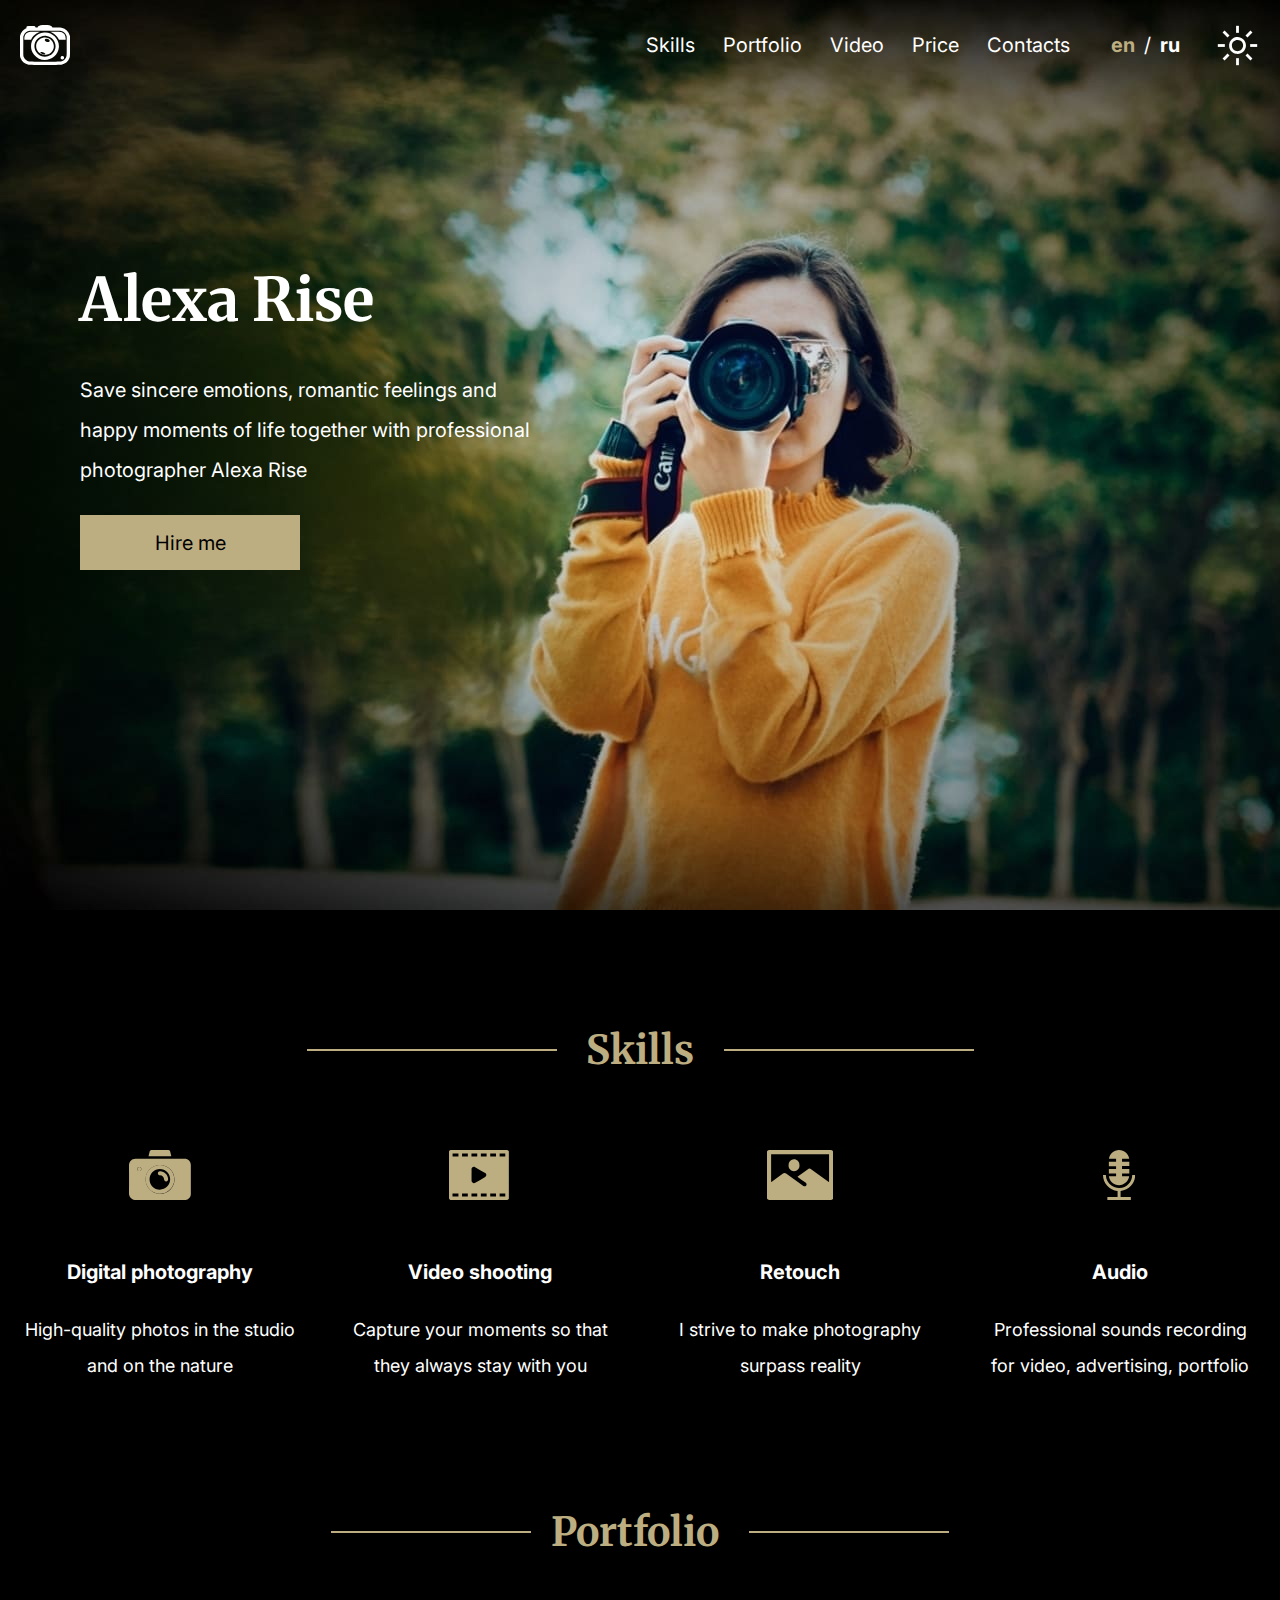
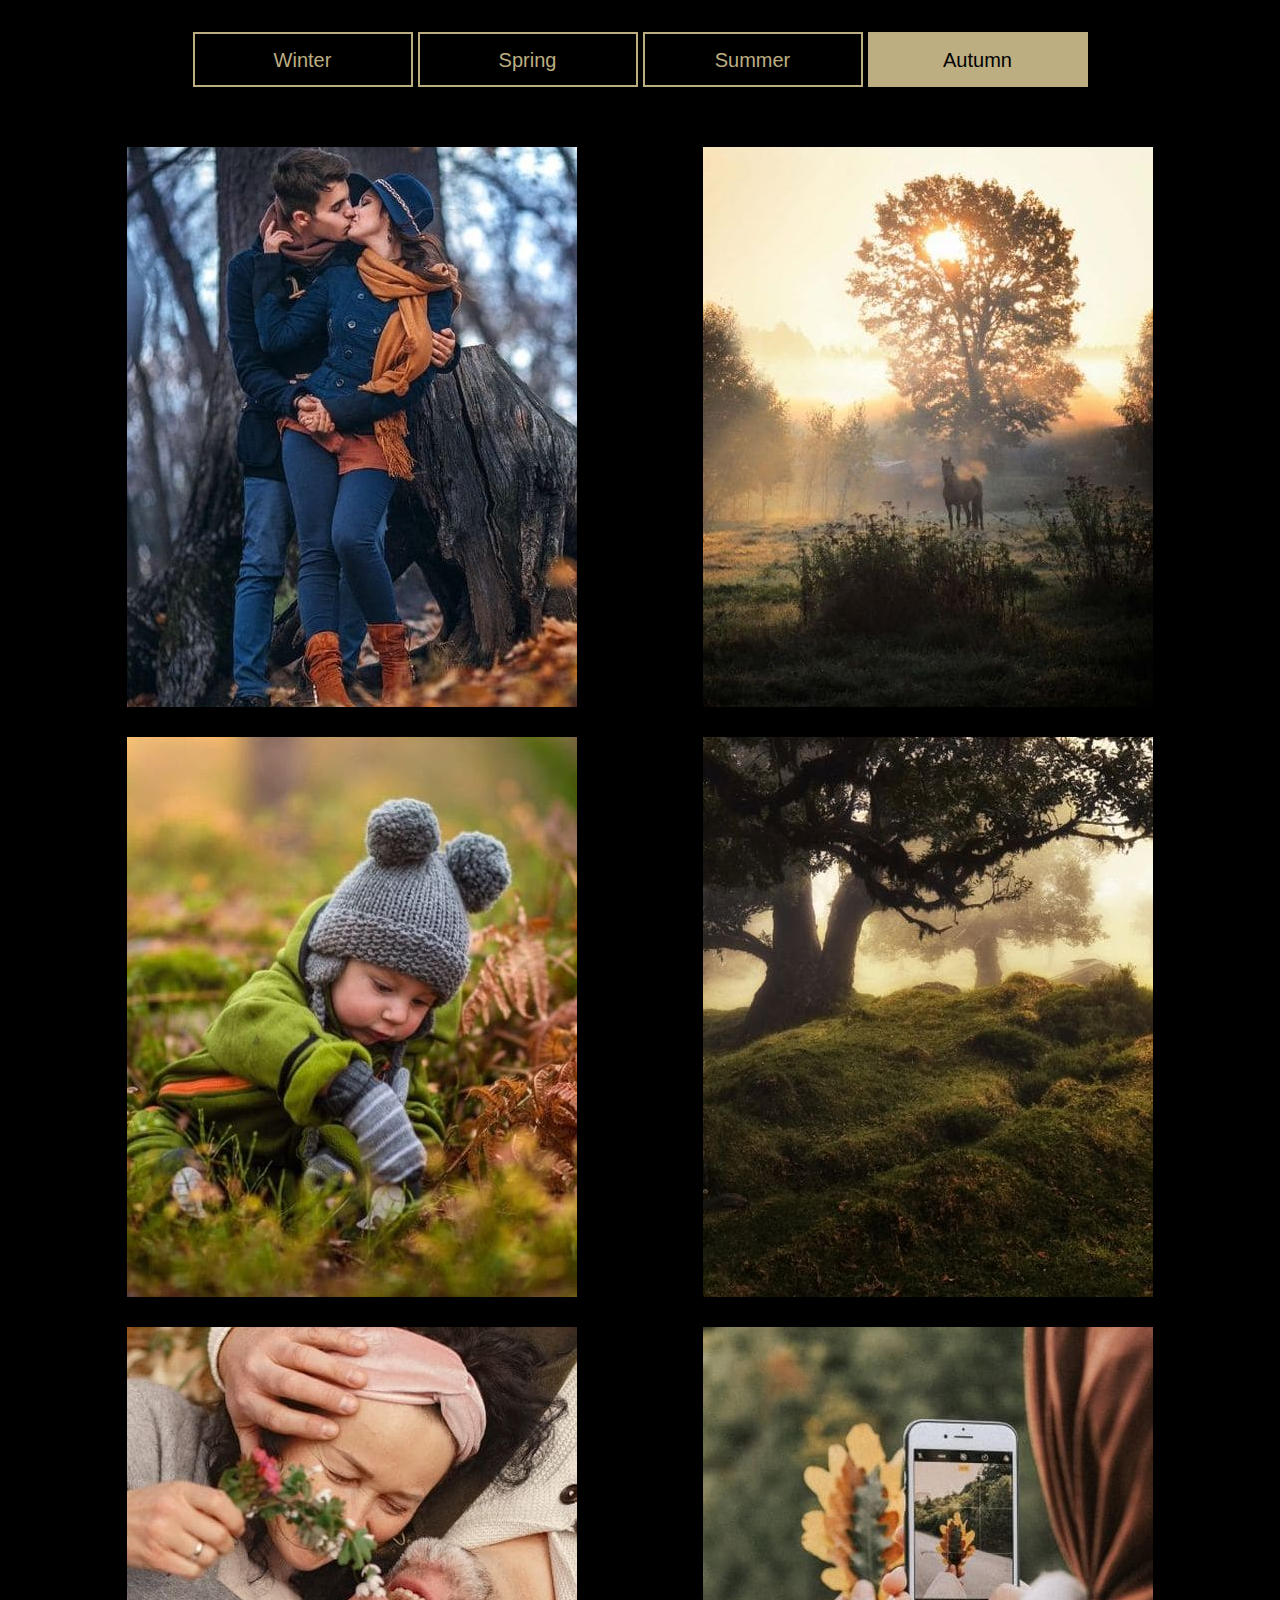
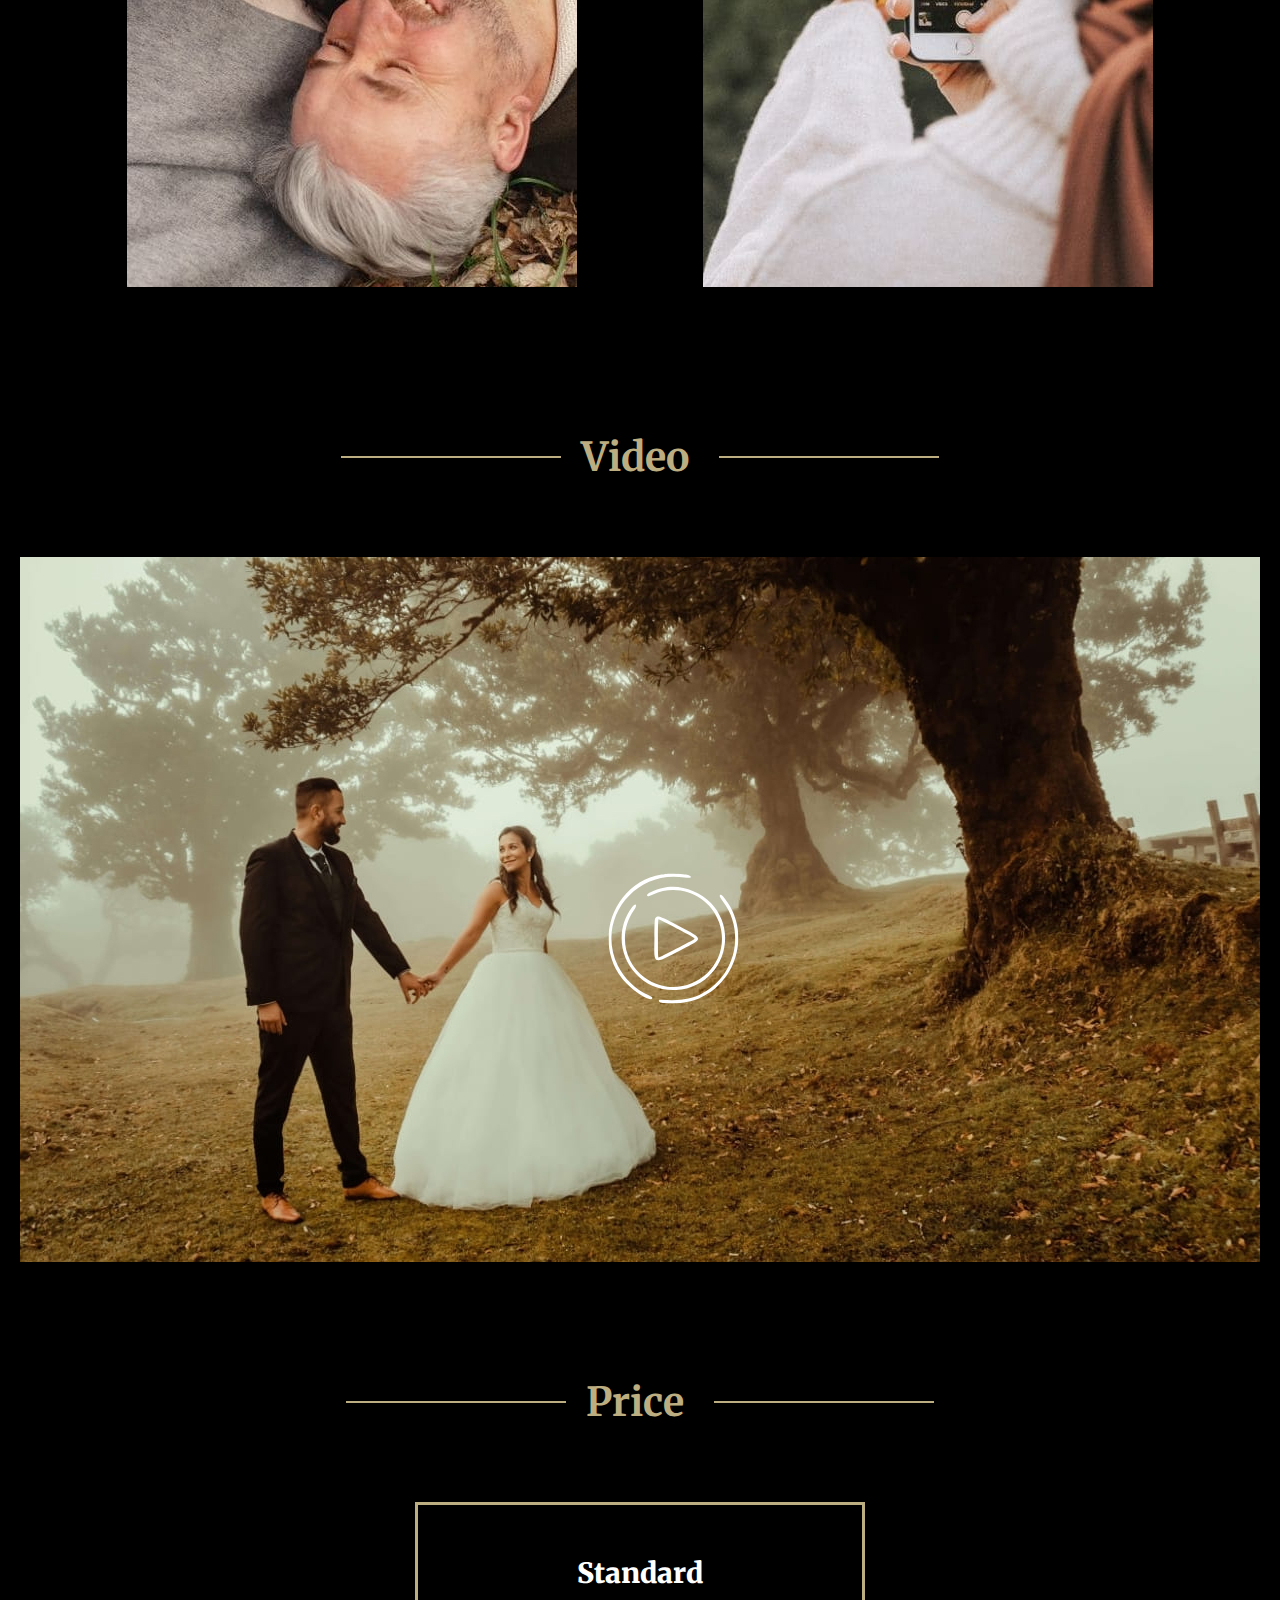
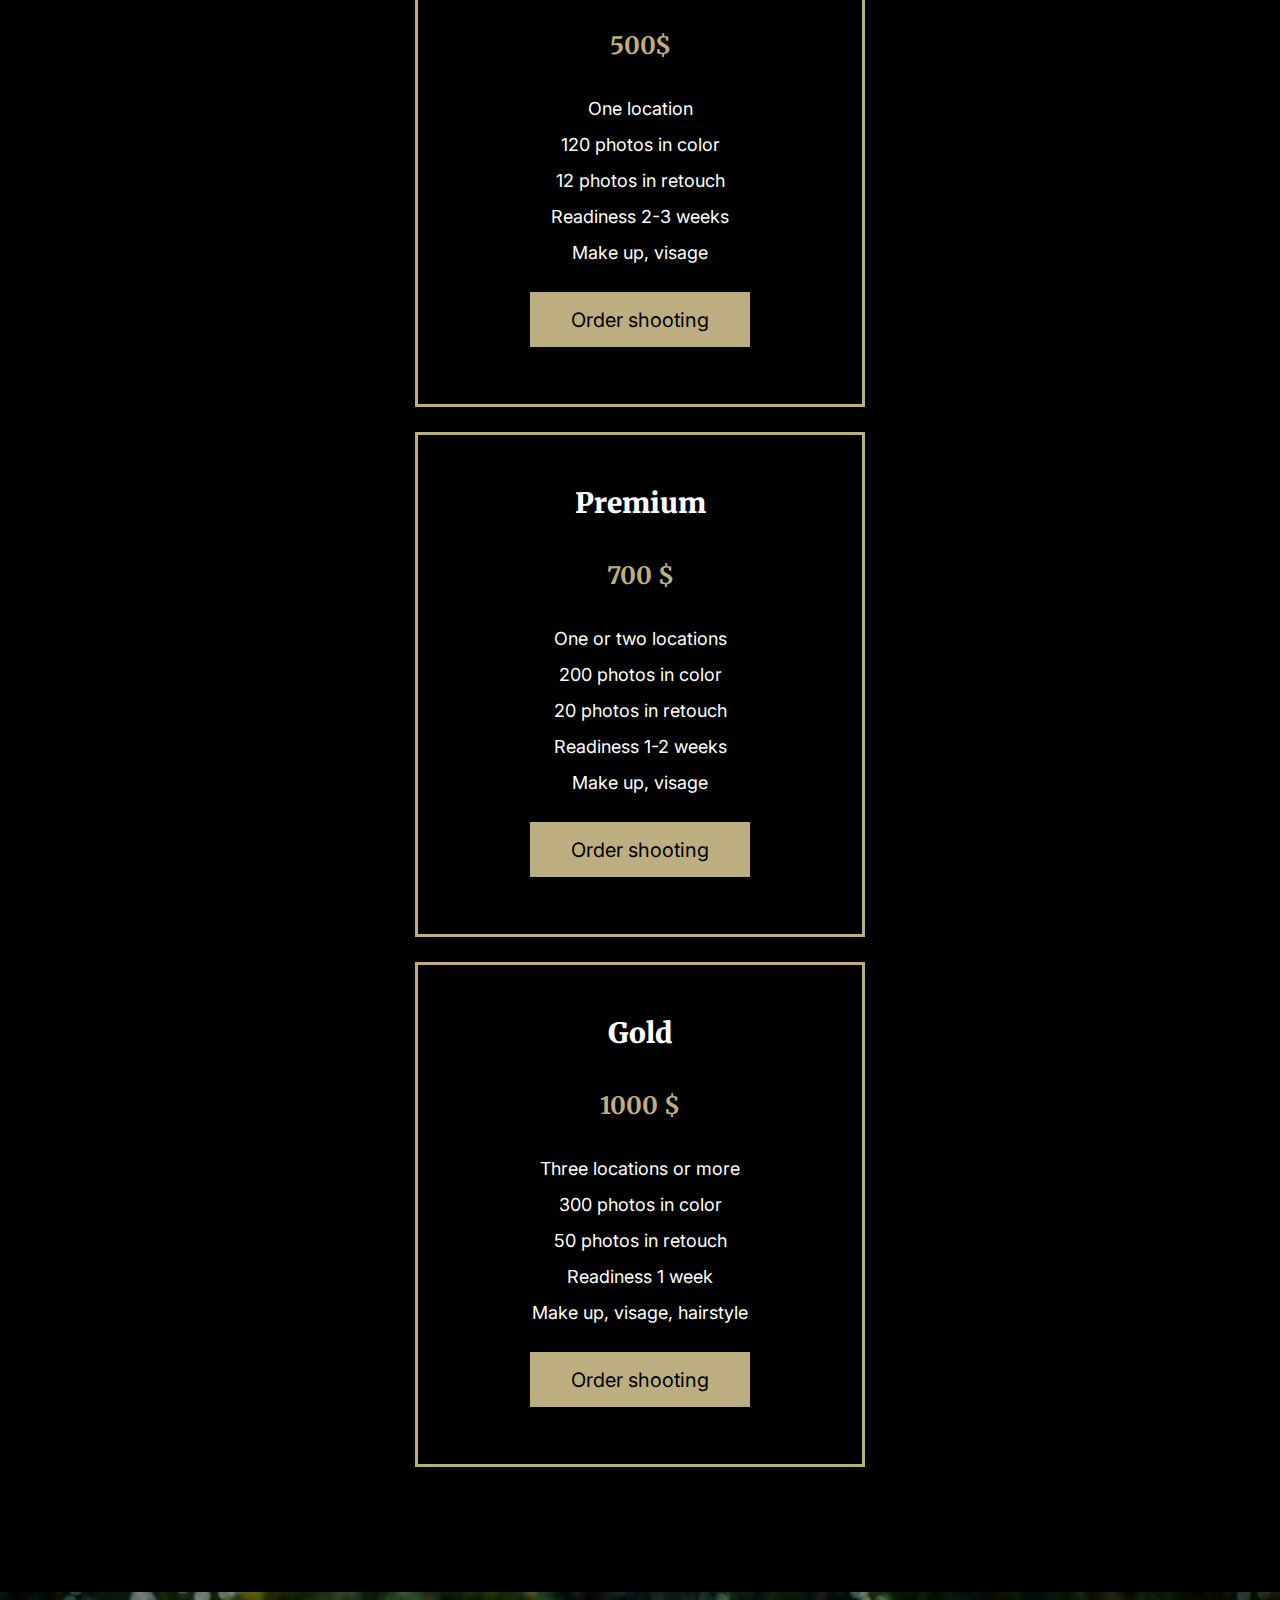
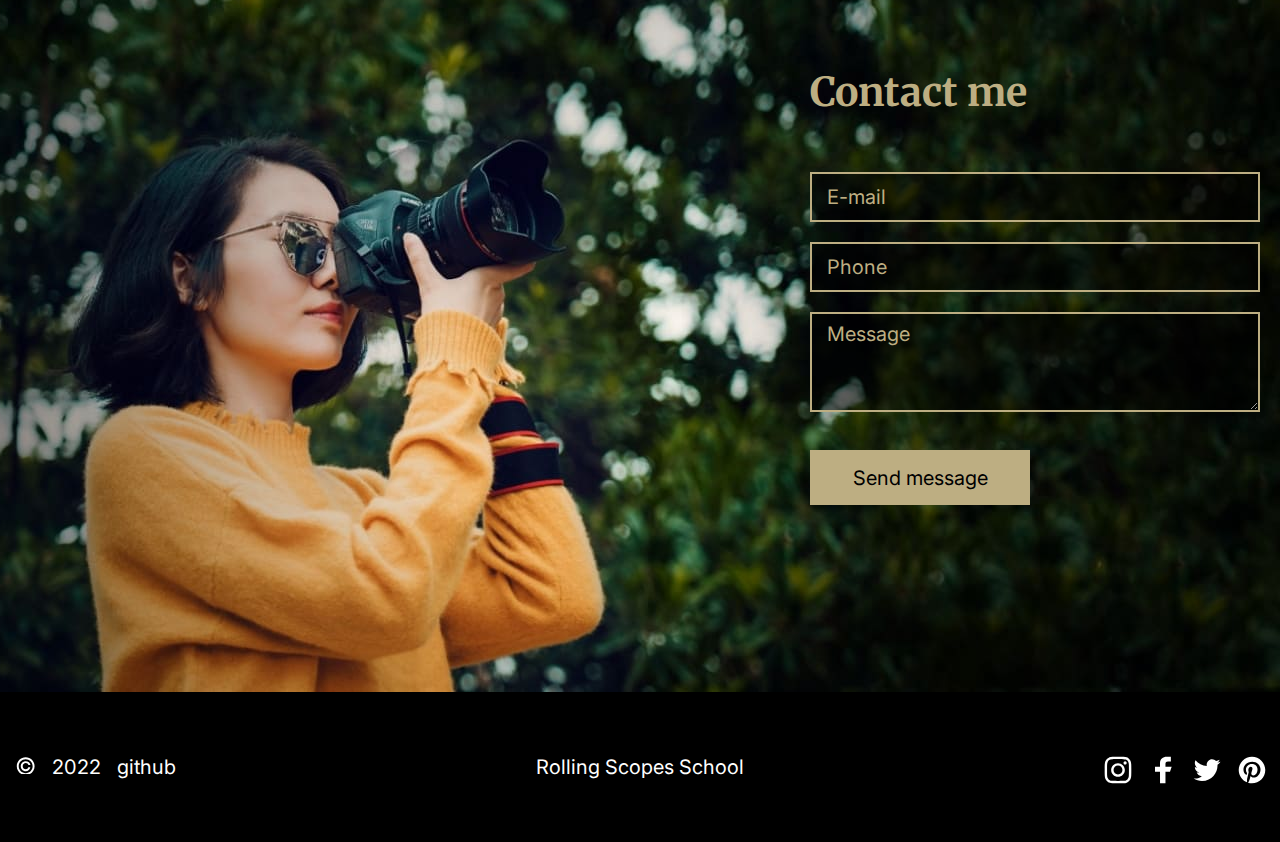
<file: Portfolio/index.html>
<!DOCTYPE html>
<html lang="en">
<head>
    <meta charset="UTF-8">
    <meta http-equiv="X-UA-Compatible" content="IE=edge">
    <meta name="viewport" content="width=device-width, initial-scale=1.0">
    <title>Portfolio</title>
    <!-- <link rel="stylesheet" href="./normalize.css"> -->
    <link rel="stylesheet" href="./styles.css">
     
    <link rel="icon" href="https://github.com/fluidicon.png" type="image/png" sizes="64x64">
    <link rel="preconnect" href="https://fonts.googleapis.com">
    <link rel="preconnect" href="https://fonts.gstatic.com" crossorigin>
    <link href="https://fonts.googleapis.com/css2?family=Inter&display=swap" rel="stylesheet">
    <link rel="preconnect" href="https://fonts.googleapis.com">
    <link rel="preconnect" href="https://fonts.gstatic.com" crossorigin>
    <link href="https://fonts.googleapis.com/css2?family=Inter&family=Merriweather:wght@700&display=swap" rel="stylesheet">
    <link rel="preconnect" href="https://fonts.googleapis.com">
    <link rel="preconnect" href="https://fonts.gstatic.com" crossorigin>
    <link href="https://fonts.googleapis.com/css2?family=Inter&family=Merriweather&display=swap" rel="stylesheet">
    
</head>
<body class="theme_change">
    
    <div class="wrapper">
        <header class="header">
            <div class="header__logo">
                <a href="#!" class="icon logo_icon">
                    <svg class="icon"  style="width:50px; height:50px">
                        <use xlink:href="./assets/svg/sprite.svg#logo"></use>
                    </svg>
                </a>
            </div>
            <nav class="header__nav">
                    <ul class="header__list">
                        <li><a href="#skills" class="header_link links" data-i18n="skills">Skills</a></li>
                        <li><a href="#portfolio" class="header_link links" data-i18n="portfolio">Portfolio</a></li>
                        <li><a href="#video" class="header_link links" data-i18n="video">Video</a></li>
                        <li><a href="#price" class="header_link links" data-i18n="price">Price</a></li>
                        <li><a href="#contacts" class="header_link links" data-i18n="contacts">Contacts</a></li>
                        
                    </ul>
            </nav>
            
            <ul class="header__language_switch">
                <li><span class="language_switch en language_switch_active">en</span></li>
                <li class="language_switch2">/</li>
                <li><span class="language_switch ru">ru</span></li>
            </ul>

            <div class="theme_change_btn"></div>

            <div class="hamburger" id="hamburger">
                <span class="line"></span>
                <span class="line"></span>
                <span class="line"></span>
            </div>

        </header>
    </div>

    <main class="intro">

        <section class="hero" id="hero">

            <h1 data-i18n="hero-title">Alexa Rise</h1>

            <div class="hero__text" data-i18n="hero-text">
                Save sincere emotions, romantic feelings and happy moments of life together with professional photographer Alexa Rise
            </div>
            
            <div class="hero__button_div">
                <button type="button" class="hero__button bubbly-button" data-i18n="hire">Hire me</button>
            </div>

        </section>
            
        
        <section class="content__Skills theme_change" id="skills">

            <div class="content__Skills_title">
                <h2 class="content__Skills_title_name theme_change" data-i18n="skills"> Skills</h2>
            </div>

            <div class="content__Skills_list">
                <div class="skill_item">
                    <div class="skill_ico">
                        <svg class="icon"  style="width:62px; height:50px">
                            <use xlink:href="./assets/svg/sprite.svg#camera_1"></use>
                        </svg>
                    </div>
                    <h3 class="skill__name" data-i18n="skill-title-1">Digital photography</h3>
                    <span data-i18n="skill-text-1">High-quality photos in the studio and on the nature</span>
                </div>
                <div class="skill_item">
                    <div class="skill_ico">
                        <svg class="icon"  style="width:62px; height:50px">
                            <use xlink:href="./assets/svg/sprite.svg#video_1"></use>
                        </svg>
                    </div>
                    <h3 class="skill__name" data-i18n="skill-title-2">Video shooting</h3>
                    <p data-i18n="skill-text-2">Capture your moments so that they always stay with you</p>
                </div>
                <div class="skill_item">
                    <div class="skill_ico">
                        <svg class="icon"  style="width:66px; height:50px">
                            <use xlink:href="./assets/svg/sprite.svg#image_1"></use>
                        </svg>
                    </div>
                    <h3 class="skill__name" data-i18n="skill-title-3">Retouch</h3>
                    <p data-i18n="skill-text-3">I strive to make photography surpass reality</p>
                </div>
                <div class="skill_item">
                    <div class="skill_ico">
                        <svg class="icon"  style="width:35px; height:50px">
                            <use xlink:href="./assets/svg/sprite.svg#mic_1"></use>
                        </svg>
                    </div>
                    <h3 class="skill__name" data-i18n="skill-title-4">Audio</h3>
                    <p data-i18n="skill-text-4">Professional sounds recording for video, advertising, portfolio</p>
                </div>
            </div>
        </section>

        <section class="content__Portfolio theme_change" id="portfolio">
            <div class="content__Portfolio_title">
                
                <h2 class="content__Portfolio_title_name theme_change" data-i18n="portfolio">Portfolio</h2>
                
            </div>
            <div class="content__Portfolio_buttons">
                <button type="button" class="content__Portfolio_button theme_change winterButton" data-i18n="winter">Winter</button>
                <button type="button" class="content__Portfolio_button theme_change springButton" data-i18n="spring">Spring</button>
                <button type="button" class="content__Portfolio_button theme_change summerButton" data-i18n="summer">Summer</button>
                <button type="button" class="content__Portfolio_button theme_change autumnButton button_active" data-i18n="autumn">Autumn</button>
            </div>
            <div class="content__Portfolio_Photo">
                <img src="./assets/img/portfolio-autumn1.jpg" class="portfolio-image" alt="photo1">
                <img src="./assets/img/portfolio-autumn2.jpg" class="portfolio-image" alt="photo2">
                <img src="./assets/img/portfolio-autumn3.jpg" class="portfolio-image" alt="photo3">
                <img src="./assets/img/portfolio-autumn4.jpg" class="portfolio-image" alt="photo4">
                <img src="./assets/img/portfolio-autumn5.jpg" class="portfolio-image" alt="photo5">
                <img src="./assets/img/portfolio-autumn6.jpg" class="portfolio-image" alt="photo6">
            </div>
        </section>

        <section class="content__Video theme_change" id="video">
            <div class="content__Video_title">
                
                <h2 class="content__Video_title_name theme_change" data-i18n="video">Video</h2>
                
            </div>

            <div class="content__Video_player">
                <figure class="video_player">
                    <div class="video_player_img"></div>
                    <div class="video_player-play-button">
                        <button type="button">
                            <svg class="icon">
                                <use class="video_play_hover" xlink:href="./assets/svg/sprite.svg#play_hover"></use>
                            </svg>
                        </button>   
                    </div>
                </figure>   
            </div>

        </section>

        <section class="content__Price theme_change" id="price">
            <div class="content__Price_title">
                
                <h2 class="content__Price_title_name theme_change" data-i18n="price">Price</h2>
                
            </div>
            <div class="content__Price_list"> 

                <div class="price_item">
                    <p class="price__title"><b>Standard</b></p>
                    <p class="price_cost">500$</p>
                    <p class="description" data-i18n="price-description-1-span-1">One location</p>
                    <p class="description" data-i18n="price-description-1-span-2">120 photos in color</p>
                    <p class="description" data-i18n="price-description-1-span-3">12 photos in retouch</p>
                    <p class="description" data-i18n="price-description-1-span-4">Readiness 2-3 weeks</p>
                    <p class="description" data-i18n="price-description-1-span-5">Make up, visage</p>
                    <button type="button" class="Price_list_button bubbly-button" data-i18n="order">Order shooting</button>
                </div>

                <div class="price_item">
                    <p class="price__title"><b>Premium</b></p>
                    <p class="price_cost">700 $</p>
                    <p class="description" data-i18n="price-description-2-span-1">One or two locations</p>
                    <p class="description" data-i18n="price-description-2-span-2">200 photos in color</p>
                    <p class="description" data-i18n="price-description-2-span-3">20 photos in retouch</p>
                    <p class="description" data-i18n="price-description-2-span-4">Readiness 1-2 weeks</p>
                    <p class="description" data-i18n="price-description-2-span-5">Make up, visage</p>
                    <button type="button" class="Price_list_button bubbly-button" data-i18n="order">Order shooting</button>
                </div>

                <div class="price_item">
                    <p class="price__title"><b>Gold</b></p>
                    <p class="price_cost">1000 $</p>
                    <p class="description" data-i18n="price-description-3-span-1">Three locations or more</p>
                    <p class="description" data-i18n="price-description-3-span-2">300 photos in color</p>
                    <p class="description" data-i18n="price-description-3-span-3">50 photos in retouch</p>
                    <p class="description" data-i18n="price-description-3-span-4">Readiness 1 week</p>
                    <p class="description" data-i18n="price-description-3-span-5">Make up, visage, hairstyle</p>
                    <button type="button" class="Price_list_button bubbly-button" data-i18n="order">Order shooting</button>
                </div>
            </div>
        </section>

        <section class="content__Contacts" id="contacts">
            <div class="contacts__container">
                <div class="contact_fields">
                    <h2 data-i18n="contact-me">Contact me</h2>
                    <form class="form_handler" action="handler.js">
                        <input class="input_field" type="email" placeholder="   E-mail">
                        <input class="input_field" type="tel"  placeholder="   Phone">
                        <textarea class="input_field" rows="5" cols="10" placeholder="   Message" style="height: 100px;"></textarea>
                        <button type="button" class="submit_button bubbly-button" data-i18n="send-message">Send message</button>
                    </form> 
                </div>
            </div>
        </section>
    </main>

    <footer class="footer">
        <div class="footer__links1">
            <svg class="icon"  style="width:19px; height:17px">
                <use xlink:href="./assets/svg/sprite.svg#(c)"></use>
            </svg>
            
            <span>2022</span>
    
            <a class="links" href="https://github.com/CanisMajor01">github</a>
        </div>
        
        <div class="RSS">
            <a class="links" href="https://rs.school/js-stage0/">Rolling Scopes School</a>
        </div>
        
        <div class="footer__links2">
         
                    <a class="icon footer_link" href="https://www.instagram.com/">
                        <svg class="icon" style="width:30px; height:30px">
                            <use xlink:href="./assets/svg/sprite.svg#instagram"></use>
                        </svg>
                    </a>
               
                    <a class="links footer_link" href="https://www.facebook.com/">
                        <svg class="icon" style="width:30px; height:30px">
                            <use xlink:href="./assets/svg/sprite.svg#facebook"></use>
                        </svg>
                    </a>
              
                    <a class="links footer_link" href="https://www.twitter.com/">
                        <svg class="icon" style="width:30px; height:30px">
                            <use xlink:href="./assets/svg/sprite.svg#twitter"></use>
                        </svg>
                    </a>
               
                    <a class="links footer_link" href="https://www.pinterest.com/">
                        <svg class="icon" style="width:30px; height:30px">
                            <use xlink:href="./assets/svg/sprite.svg#pinterest"></use>
                        </svg>
                    </a>
        </div>
        
    </footer>
    
    <script  type="module" src="./index.js"></script>
</body>
</html>
</file>
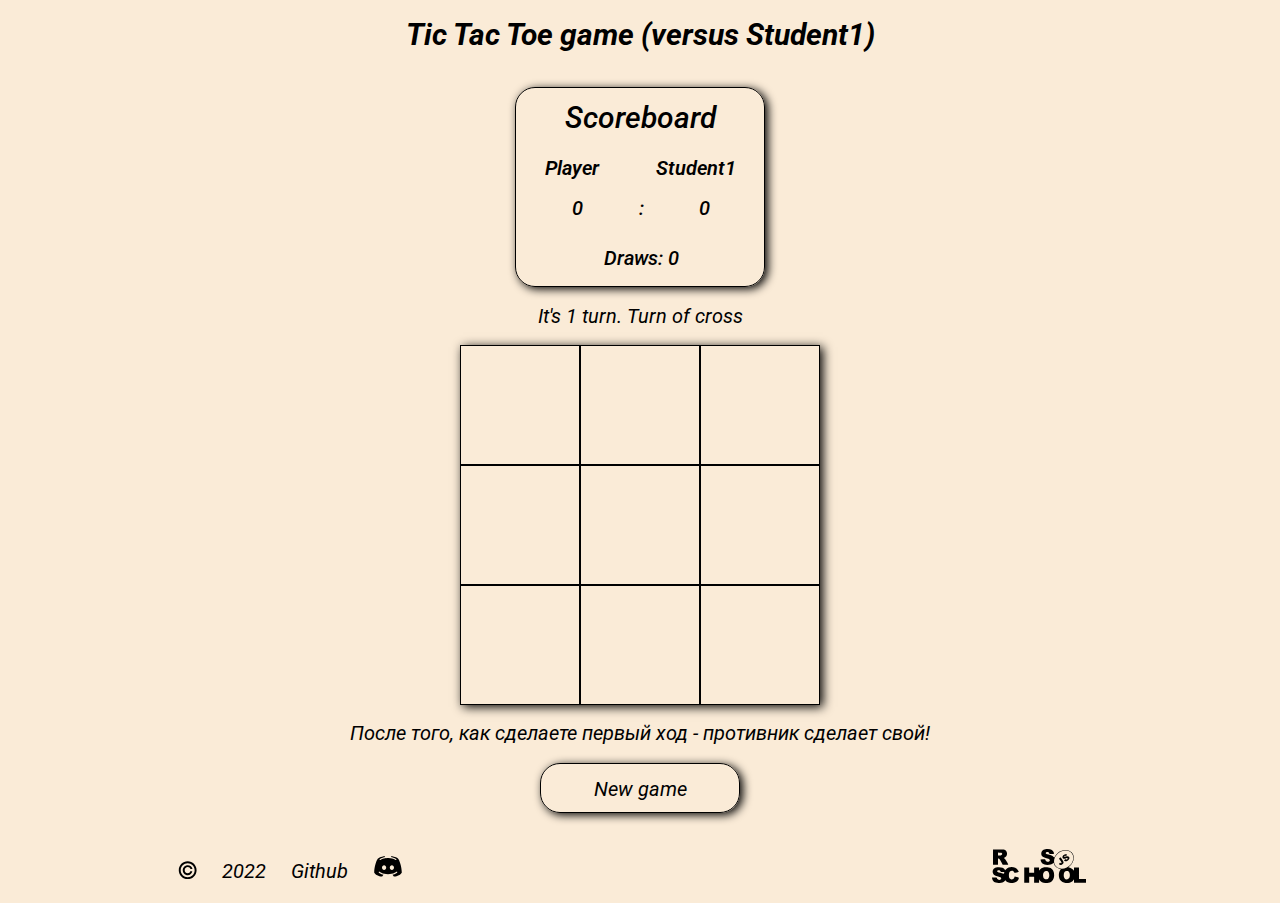
<file: tic-tac-toe/index.html>
<!DOCTYPE html>
<html lang="en">
<head>
    <meta charset="UTF-8">
    <meta http-equiv="X-UA-Compatible" content="IE=edge">
    <meta name="viewport" content="width=device-width, initial-scale=1.0">
    <title>Tic-tac-toe game</title>
    <link rel="stylesheet" href="./normalize.css">
    <link rel="stylesheet" href="./styles.css">
</head>
<body>
    <header>Tic Tac Toe game (versus Student1) </header>

    <div class="wrapper">
        
        <div class="noticeBoard">
            <div class="noticeBoard_title">Scoreboard</div>
            <div class="players">
                <span>Player</span><span>Student1</span>
            </div>
            <div class="count">
                <span class="player_count"></span>
                <span class="">:</span>
                <span class="computer_count"></span>
                <div class="draw_count">Draws: 0</div>
            </div>
            
        </div>

        <div class="movesAlert">

        </div>

        <div class="board">
            <!-- <svg class="win_line diagonal1"> -->
                <!-- <line  x1="15" y1="15" x2="345" y2="345"  -->
                <!-- stroke="red" stroke-width="10" stroke-linecap="round"> -->
                <!-- </line> -->
            <!-- </svg> -->
            <!-- <svg class="win_line diagonal2"> -->
                <!-- <line  x1="345" y1="15" x2="15" y2="345"  -->
                <!-- stroke="red" stroke-width="10" stroke-linecap="round"> -->
                <!-- </line> -->
            <!-- </svg> -->
            <!-- <svg class="win_line row1"> -->
                <!-- <line  x1="15" y1="60" x2="345" y2="60"  -->
                <!-- stroke="red" stroke-width="10" stroke-linecap="round"> -->
                <!-- </line> -->
            <!-- </svg> -->
            <!-- <svg class="win_line row2"> -->
                <!-- <line  x1="15" y1="180" x2="345" y2="180"  -->
                <!-- stroke="red" stroke-width="10" stroke-linecap="round"> -->
                <!-- </line> -->
            <!-- </svg> -->
            <!-- <svg class="win_line row3"> -->
                <!-- <line  x1="345" y1="300" x2="15" y2="300"  -->
                <!-- stroke="red" stroke-width="10" stroke-linecap="round"> -->
                <!-- </line> -->
            <!-- </svg> -->
            <!-- <svg class="win_line column1"> -->
                <!-- <line  x1="60" y1="15" x2="60" y2="345"  -->
                <!-- stroke="red" stroke-width="10" stroke-linecap="round"> -->
                <!-- </line> -->
            <!-- </svg> -->
            <!-- <svg class="win_line column2"> -->
                <!-- <line  x1="180" y1="15" x2="180" y2="345"  -->
                <!-- stroke="red" stroke-width="10" stroke-linecap="round"> -->
                <!-- </line> -->
            <!-- </svg> -->
            <!-- <svg class="win_line column3"> -->
                <!-- <line  x1="300" y1="15" x2="300" y2="345"  -->
                <!-- stroke="red" stroke-width="10" stroke-linecap="round"> -->
                <!-- </line> -->
            <!-- </svg> -->
            <div class="box"></div>
            <div class="box"></div>
            <div class="box"></div>
            <div class="box"></div>
            <div class="box"></div>
            <div class="box"></div>
            <div class="box"></div>
            <div class="box"></div>
            <div class="box"></div>
            
        </div>
        <div class="text">
            После того, как сделаете первый ход - противник сделает свой!
        </div>
        <div class="new_game">New game</div>
    </div>
   
    <footer class="footer">
        <div class="footer_links">
            <ul>
                <li class="footer_link">
                    <img src="./assets/svg/copyright.svg" alt="" class="copyright">
                </li>
                <li class="footer_link">2022</li>
                <li class="footer_link"><a href="https://github.com/CanisMajor01">Github</a></li>
                <li class="footer_link"><a href="https://discordapp.com/users/919991216580493322">
                    <img class="discord_link" src="./assets/svg/discord_logo.svg">
                </a></li>
            </ul>
        </div>
        <a href="https://rs.school/js-stage0/"> <div class="RSS"></div></a>
    </footer>
    <script src="./index.js"></script>
</body>
</html>
</file>
<file: Portfolio/styles.css>
body, html{
    max-width: 100%;
    background-color: #000000;
    box-sizing: border-box;
    font-family: Inter;
    font-style: normal;
    font-size: 20px;
    line-height: 50px;
    margin: 0;
    padding: 0;
    color: white;
    scroll-behavior: smooth; 
    /* transition: all 1s ease-in-out; */
    
}
*, *::before, *::after {
    box-sizing: inherit;
}

.wrapper {
    max-width: 1440px;
    max-height: 910px;
    color: #FFFFFF;
    margin: 0 auto;
    display: flex;
    flex-direction: column;
    justify-content: space-between;
    align-self: center;
}
/*HEADER start*/
.header {
    max-width: 1440px;
    height: 90px;
    display: flex;
    flex-wrap: wrap;
    align-items: center;
    justify-content: space-between;
    align-self: stretch;
    margin: 0 20px;
}
.header__logo {
    flex: 0 0 auto;
    height: 50px;
}

.icon {
    fill: #FFF;
}

.icon:hover {
    fill: #BDAE82;
    transition: .3s;
    animation-name: fade;
}

.logo_icon:hover{
    color: #BDAE82;
    animation-name: fade;
    opacity: .75;
    transition: .3s;
}

a:hover{
    color: #BDAE82;
    animation-name: fade;
    animation-duration: 1.3s;
}

.header__nav {
    width: 500px;
    display: flex;
    flex-wrap: wrap;
    justify-content: flex-end;
    flex: 1 1 auto;
}

.header__list {
    width: 480px;
    display: flex;
    flex-wrap: nowrap;
    list-style: none;
    justify-content: space-evenly;
    padding: 0;
}

.header_link{
    text-decoration: none;
    color: white;
    line-height: 50px;
    width: fit-content;
}

.theme_change_btn {
    background: url(./assets/svg/light_theme_ico.svg) no-repeat center;
    width: 45px;
    height: 45px;
    margin-left: 35px;
}

.theme_change_btn:hover {
    fill: #BDAE82;
    transition: .3s;
    animation-name: fade;
    cursor: pointer;
}

.theme_change_btn_light{
    background: url(./assets/svg/dark_theme_ico.svg) no-repeat center;
    width: 45px;
    height: 40px;
}
.theme_change_btn_light:hover  {
    fill: #BDAE82;
    transition: .3s;
    animation-name: fade;
    cursor: pointer;
}

.light_theme {
    background-color: white;
    color:#000000 !important;
    transition: all 1s ease-in-out;
}

.light_theme:hover {
    color: #000 !important;
}

.light_theme::before, .light_theme::after {
    background-color: #000 !important;
}

.header__burger{
    width: 50px;
    height: 28px;
    display: none;
    z-index: 11;
}

.hamburger{
    margin-right: 17px;
    display: none;
}

    .hamburger .line{
        width: 50px;
        height: 5px;
        background-color: #ecf0f1;
        display: block;
        margin: 8px auto;
        transition: all 0.3s ease-in-out;
        z-index: 11;
    }
  
    .hamburger:hover{
        cursor: pointer;
    }

    #hamburger.is-active{
        transition: all 0.3s ease-in-out;
        transition-delay: 0.6s;
        transform: rotate(45deg);
        z-index: 11;
    }
    
    #hamburger.is-active .line:nth-child(2){
        width: 0px;
        z-index: 11;
    }
    
    #hamburger.is-active .line:nth-child(1),
    #hamburger.is-active .line:nth-child(3){
        transition-delay: 0.3s;
        z-index: 11;
    }
    
    #hamburger.is-active .line:nth-child(1){
        transform: translateY(13px);
        z-index: 11;
    }
    
    #hamburger.is-active .line:nth-child(3){
        transform: translateY(-13px) rotate(90deg);
        z-index: 11;
    }


.header_link:hover, .header_link:focus, .header_link:active {
    transition: .3s;
    cursor: pointer;
    color: #BDAE82;
} 

.header__language_switch {
    height: 50px;
    display: flex;
    flex: 0 0 auto;
    flex-wrap: wrap;
    padding: 0;
    margin: 0;
    list-style: none;
    padding-left: 13px;
}

.header__language_switch:hover {
    cursor: pointer;
}
.language_switch {
    text-decoration: none;
    color: white;
    margin: 0;
    font-weight: bold;
}

.language_switch_active{
    color: #BDAE82;
}

.language_switch2 {
    text-decoration: none;
    color: white;
    margin: 0 9px;
}
/*HEADER end*/

/*MAIN*/
.intro{
    max-width: 1440px;
    margin: 0 auto;
    background: url(./assets/img/bg.jpg) no-repeat top;
    margin-top: -90px;
    display: flex;
    flex-direction: column;
}

/* HERO start*/
.hero   {
    position: relative;
    top: 200px;
    left: 80px;
    font-size: 20px;
    line-height: 40px;
    max-width: 500px;
    max-height: 330px;
    font-family: Inter;
    font-style: normal;
    font-weight: normal;
    color: white;
}
h1 {
    font-family: Merriweather;
    font-size: 60px;
    font-style: normal;
    font-weight: 700;
    line-height: 120px;
    letter-spacing: 0em;
    text-align: left;
    margin-bottom: 10px;

}
.hero__text {
    max-width: 470px;
    height: 120px;
    margin-bottom: 25px;
}

.hero__button_div{
    width: 220px;
}
.hero__button {
    width: 220px;
    height: 55px;
    background-color: #BDAE82;
    text-align: center;
    color: black;
    line-height: 2em;
    font-size: 20px;
    font-family: Inter;
    font-style: normal;
    font-weight: normal;

}
.hero__button:hover {
    color: white;
    cursor: pointer;
}
button{
    border: none;
}
.bubbly-button{
    position: relative;
    transition: transform ease-in 0.1s, box-shadow ease-in 0.25s;
    /* box-shadow: 0 2px 25px rgba(189, 174, 130, 0.5); */
}
.bubbly-button:focus {
    outline: 0;
    
}
.bubbly-button:before, .bubbly-button:after {
    position: absolute;
    content: '';
    display: block;
    width: 140%;
    height: 100%;
    left: -20%;
    /* z-index: -1000; */
    transition: all ease-in-out 0.5s;
    background-repeat: no-repeat;
}
.bubbly-button:before {
    display: none;
    top: -75%;
    background-image: radial-gradient(circle, #BDAE82 20%, transparent 20%), radial-gradient(circle, transparent 20%, #FFF 20%, transparent 30%), radial-gradient(circle, #BDAE82 20%, transparent 20%), radial-gradient(circle, #FFF 20%, transparent 20%), radial-gradient(circle, transparent 10%, #BDAE82 15%, transparent 20%), radial-gradient(circle, #FFF 20%, transparent 20%), radial-gradient(circle, #BDAE82 20%, transparent 20%), radial-gradient(circle, #FFF 20%, transparent 20%), radial-gradient(circle, #BDAE82 20%, transparent 20%);
    background-size: 10% 10%, 20% 20%, 15% 15%, 20% 20%, 18% 18%, 10% 10%, 15% 15%, 10% 10%, 18% 18%;
}
.bubbly-button:after {
    display: none;
    bottom: -75%;
    background-image: radial-gradient(circle, #FFF 20%, transparent 20%), radial-gradient(circle, #BDAE82 20%, transparent 20%), radial-gradient(circle, transparent 10%, #FFF 15%, transparent 20%), radial-gradient(circle, #BDAE82 20%, transparent 20%), radial-gradient(circle, #FFF 20%, transparent 20%), radial-gradient(circle, #FFF 20%, transparent 20%), radial-gradient(circle, #BDAE82 20%, transparent 20%);
    background-size: 15% 15%, 20% 20%, 18% 18%, 20% 20%, 15% 15%, 10% 10%, 20% 20%;
}
.bubbly-button:active {
    transform: scale(0.95);
    background-color: #BDAE82;
    box-shadow: 0 2px 25px rgba(189, 174, 130, 0.2); 
}
.bubbly-button.animate:before {
    display: block;
    background-color: transparent;
    animation: topBubbles ease-in-out .75s forwards;
}
.bubbly-button.animate:after {
    display: block;
    background-color: transparent;
    animation: bottomBubbles ease-in-out .75s forwards;
}
@keyframes topBubbles {
    0% {
    background-position: 5% 90%, 10% 90%, 10% 90%, 15% 90%, 25% 90%, 25% 90%, 40% 90%, 55% 90%, 70% 90%;
    }
    50% {
    background-position: 0% 80%, 0% 20%, 10% 40%, 20% 0%, 30% 30%, 22% 50%, 50% 50%, 65% 20%, 90% 30%;
    }
    100% {
    background-position: 0% 70%, 0% 10%, 10% 30%, 20% -10%, 30% 20%, 22% 40%, 50% 40%, 65% 10%, 90% 20%;
    background-size: 0% 0%, 0% 0%, 0% 0%, 0% 0%, 0% 0%, 0% 0%;
    }
}
@keyframes bottomBubbles {
    0% {
    background-position: 10% -10%, 30% 10%, 55% -10%, 70% -10%, 85% -10%, 70% -10%, 70% 0%;
    }
    50% {
    background-position: 0% 80%, 20% 80%, 45% 60%, 60% 100%, 75% 70%, 95% 60%, 105% 0%;
    }
    100% {
    background-position: 0% 90%, 20% 90%, 45% 70%, 60% 110%, 75% 80%, 95% 70%, 110% 10%;
    background-size: 0% 0%, 0% 0%, 0% 0%, 0% 0%, 0% 0%, 0% 0%;
    }
}

/* HERO end*/

/* SKILLS Section start*/
.content__Skills {
    max-width: 1440px;
    height: 482px;
    margin-top: 577px;
    display: flex;
    flex-direction: row;
    flex-wrap: wrap;
    align-items: center;
    
}
.content__Skills_title {
    max-width: 768px;
    min-width: 320px;
    height: 80px;
    margin: 0 auto;
    flex: 1 0 auto;
    display: flex;
    flex-direction: row;
    justify-content: center;
    align-items: center;
    margin-top: 103px;
    margin-bottom: 60px;
    position: relative;
  
}
.content__Skills_title_name{
    font-family: Merriweather;
    font-size: 40px;
    font-style: normal;
    font-weight: 700;
    line-height: 80px;
    letter-spacing: 0em;
    text-align: center;
    color: #BDAE82;
    width: fit-content;
    position: absolute;
    padding: 0 20px;

}

.content__Skills_title_name::after,
.content__Skills_title_name::before {
    content: "";
    height: 2px;
    width: 250px;
    background-color: #BDAE82;
    display: inline-block;
    margin-bottom: 13px;
}

.content__Skills_title_name::before{
    margin-right: 20px;
}

.content__Skills_title_name::after {
    margin-left: 30px;
}

.content__Skills_list{
    width: 100%;
    display: flex;
    justify-content: space-around;
}
.skill_item{
    width: 320px;
    height: 240px;
    text-align: center;
    font-size: 18px;
    font-style: normal;
    font-weight: 400;
    line-height: 36px;
    letter-spacing: 0em;
    padding: 0 20px;
}
.skill_ico {
    margin-bottom: 40px;
}
.skill__name {
    font-weight: bold;
    font-size: 20px;
    line-height: 40px;
    
}
/* SKILLS Section end*/

/* PORTFOLIO Section start*/
.content__Portfolio_title {
    max-width: 768px;
    height: 80px;
    margin: 0 auto;
    flex: 1 0 auto;
    display: flex;
    flex-direction: row;
    justify-content: center;
    align-items: center;
    margin-top: 103px;
    margin-bottom: 60px;
}

.content__Portfolio_title_name{
    font-family: Merriweather;
    font-size: 40px;
    font-style: normal;
    font-weight: 700;
    line-height: 80px;
    letter-spacing: 0em;
    text-align: center;
    color: #BDAE82;
    width: fit-content;
}

.content__Portfolio_title_name::after,
.content__Portfolio_title_name::before {
    content: "";
    height: 2px;
    width: 200px;
    background-color: #BDAE82;
    display: inline-block;
    margin-bottom: 13px;
}

.content__Portfolio_title_name::before{
    margin-right: 20px;
}

.content__Portfolio_title_name::after {
    margin-left: 30px;
}

.content__Portfolio_buttons{
    text-align: center;
    /* transition: all 1s ease-in-out; */
}

.content__Portfolio_button{
    width: 220px;
    height: 55px;
    font-style: normal;
    font-weight: 400;
    line-height: 40px;
    letter-spacing: 0em;
    color: #BDAE82;
    border: 2px solid #BDAE82;
    border-radius: 0px;
    background-color: transparent;
    font-size: 20px;
    margin-bottom: 30px;
    transition: all 0,3s ease-in-out;
}

.portfolio-image{
    transition: all 1s ease-in-out;
}
.content__Portfolio_button:hover {
    color: white;
    cursor: pointer;
}
.button_active {
    background-color: #BDAE82 !important;
    color: black !important;
}

.content__Portfolio_Photo {
    display: flex;
    flex-wrap: wrap;
    flex-direction: row;
    justify-content: space-evenly;
    max-height: 1145px;
}

.content__Portfolio_Photo > img {
    margin-top: 30px;
    transition: all 1s ease-in-out;
}

/* PORTFOLIO Section end*/

/* VIDEO Section start*/
.content__Video {
    height: 945px;
    margin-top: 27px;
}

.content__Video_title {
    max-width: 700px;
    height: 80px;
    margin: 0 auto;
    flex: 1 0 auto;
    display: flex;
    flex-direction: row;
    justify-content: center;
    align-items: center;
    margin-top: 103px;
    margin-bottom: 60px;
}

.content__Video_title_name{
    font-family: Merriweather;
    font-size: 40px;
    font-style: normal;
    font-weight: 700;
    line-height: 80px;
    letter-spacing: 0em;
    text-align: center;
    color: #BDAE82;
    width: fit-content;
}

.content__Video_title_name::after,
.content__Video_title_name::before {
    content: "";
    height: 2px;
    width: 220px;
    background-color: #BDAE82;
    display: inline-block;
    margin-bottom: 13px;
}

.content__Video_title_name::before{
    margin-right: 20px;
}

.content__Video_title_name::after {
    margin-left: 30px;
}

.content__Video_player{
    position: relative;
    max-width: 1400px;
    margin: 0 auto;
}

.video_player_img {
    margin: 0 auto;
    background: url(./assets/img/video-player.jpg) no-repeat top;
    max-width: 1400px;
    height: 705px;
}

.video_player {
    position: relative;
    left: 0;
    top: 0;
    z-index: 2;
    margin: 0 20px;
}

.video_player-play-button {
    position: absolute;
    top: 50%;
    left: 50%;
    transform: translate(-50%, -50%);
    z-index: 3;
    width: 75px;
    height: 75px;
}

.video_player-play-button > button {
    background-color: transparent;
    border: none;
    cursor: pointer;
}

.icon_video:hover{
    color: #BDAE82;
    opacity: .75;
    transition: .3s;
    cursor: pointer;
}

/* VIDEO Section end*/

/* PRICE Section start*/

.content__Price {
    margin: 0 auto;
    max-width: 1400px;
}
.content__Price_title {
    max-width: 700px;
    height: 80px;
    margin: 0 auto;
    flex: 1 0 auto;
    display: flex;
    flex-direction: row;
    justify-content: center;
    align-items: center;
    margin-top: 103px;
    margin-bottom: 60px;
}

.content__Price_title_name{
    font-family: Merriweather;
    font-size: 40px;
    font-style: normal;
    font-weight: 700;
    line-height: 80px;
    letter-spacing: 0em;
    text-align: center;
    color: #BDAE82;
    max-width: 1400px;
}

.content__Price_title_name::after,
.content__Price_title_name::before {
    content: "";
    height: 2px;
    width: 220px;
    background-color: #BDAE82;
    display: inline-block;
    margin-bottom: 13px;
}

.content__Price_title_name::before{
    margin-right: 20px;
}

.content__Price_title_name::after {
    margin-left: 30px;
}

.content__Price_list {
    display: flex;
    flex-direction: row;
    justify-content: space-between;
    flex-wrap: nowrap;
    max-width: 1400px;
}

.price_item{
    border: 3px solid #BDAE82;
    width: 450px;
    height: 505px;
    margin: 0 12.5px;
}

.price__title {
    font-family: Merriweather;
    font-size: 28px;
    font-style: normal;
    font-weight: 700;
    line-height: 56px;
    letter-spacing: 0em;
    text-align: center;
    margin-top: 40px;
    margin-bottom: -3px;
}

.price_cost {
    font-family: Merriweather;
    font-size: 24px;
    font-style: normal;
    font-weight: 700;
    line-height: 48px;
    letter-spacing: 0em;
    text-align: center;
    color: #BDAE82;
    margin-bottom: 30px;
}

.description {
    font-family: Inter;
    font-size: 18px;
    font-style: normal;
    font-weight: 400;
    line-height: 18px;
    letter-spacing: 0em;
    text-align: center;
}

.Price_list_button {
    width: 220px;
    height: 55px;
    background-color: #BDAE82;
    font-family: Inter;
    font-size: 20px;
    font-style: normal;
    font-weight: 400;
    letter-spacing: 0em;
    display: block;
    margin: 0 auto;
    margin-top: 30px;
    
}
.Price_list_button:hover{
    transition: .3s;
    color: white;
    cursor: pointer;
}

/* PRICE Section end*/

/* CONTACTS Section start*/

.content__Contacts{
    max-width: 1440px;
    height: 700px;
    margin-top: 100px;
}

.contacts__container{
    max-width: 1440px;
    height: 700px;
    margin: 0 auto;
    background: url(./assets/img/contacts-bg.jpg) no-repeat top;
    margin-top: -33px;
}

.contact_fields {
    max-width: 450px;
    position: relative;
    left: calc(100% - 470px);
}

.contact_fields > h2 {
    font-family: Merriweather;
    font-size: 40px;
    font-style: normal;
    font-weight: 700;
    line-height: 80px;
    letter-spacing: 0em;
    text-align: left;
    color: #BDAE82;
    margin-bottom: 40px;
    padding-top: 60px;
}

.input_field {
    background-color: transparent;
    width: 450px;
    background: rgba(0, 0, 0, 0.5);
    border: 2px solid #BDAE82;
    color: #BDAE82;
    padding: 0;
    margin-bottom: 20px;
    font-family: Inter;
    font-size: 20px;
    font-style: normal;
    font-weight: 400;
    line-height: 40px;
    height: 50px;
    
}
.input_field:last-child {
    margin-bottom: 12px;
}

.input_field::placeholder {
    color: #BDAE82;
}

.submit_button{
    width: 220px;
    height: 55px;
    background: #BDAE82;
    font-family: Inter;
    font-size: 20px;
    font-style: normal;
    font-weight: 400;
    line-height: 40px;
    letter-spacing: 0em;
    text-align: center;
    color: black;
    border: none;
    padding: 0;
}

.submit_button:hover{
    transition: .3s;
    color: white;
    cursor: pointer;
}
/* CONTACTS Section end*/

/* FOOTER Section start*/
footer {
    position: relative;
    bottom: 0px;
    max-width: 1440px;
    height: 150px;
    display: flex;
    background-color: #000000;
    justify-content: space-between;
    color: white;
    align-items: center;
    margin: 0 auto;
    align-items: center;
}
.footer__links1{
    display: flex;
    width: 15%;
    justify-content: space-evenly;
    align-items: baseline;
}

.footer__links2{
    display: flex;
    width: 15%;
    justify-content: space-evenly;
    align-items: baseline;
}
.footer_link{
    width: 30px;
    height: 30px;
}
.links {
    color: white;
    text-decoration: none;
}

.links:hover {
    transition: .3s;
    cursor: pointer;
    color: #BDAE82;   
    list-style: none;
    text-decoration: none;
}

.icon:hover {
    fill: #BDAE82;
}

@media screen and (max-width: 768px) {
    .header {
        margin-left: 60px;
        margin-right: 48px;
    }

    .hamburger{
        margin-right: 17px;
        display: block;
    }

    .header__nav {
      position: fixed;
      height: 100%;
      width: 620px;
      right: 0;
      top: 0;
      background-color: #000000;
      z-index: 11;
      display: flex;
      flex-direction: column;
      justify-content: flex-start;
      transform: translateX(100%);
      transition: .3s ease-in-out;
    }

    .header__nav_active {
        transform: translateX(0);
    }

    .header__list{
        flex-wrap: wrap;
        width: 190px;
        padding-left: 127px;
        padding-top: 134px;
        justify-content: flex-start;
    }

    .header__list > li{
        font-family: Inter;
        font-size: 35px;
        font-style: normal;
        font-weight: 400;
        line-height: 73px;
        letter-spacing: 0em;
    }

    .wrapper {
        max-width: 768px;
    }

    .header{
        max-width: 768px;
    }

    .header__burger{
        display: block;
        margin-top: -21px;
        margin-right: 16px;
    }

    .header__language_switch{
        padding-right: 24px;
    }
    .language_switch2{
        margin: 0 17px;
    }

    .theme_change_btn{
        margin-right: 15px;
    }

    .header__nav_close{
        position: absolute;
        top: 39px;
        right: 64px;
        width: 50px;
        height: 50px;
        z-index: 11;
    }

    .header__nav_list_close_line{
        width: 100%;
        height: 5px;
        background-color: #FFF;
        display: block;
        
        -webkit-transition: all 0.3s ease-in-out;
        -o-transition: all 0.3s ease-in-out;
        transition: all 0.3s ease-in-out;
    }

    .header__nav_list_close_line:first-child{
        transform:  rotate(45deg);
    }

    .header__nav_list_close_line:last-child{
        transform: rotate(-45deg);
    }

    .intro {
        max-width: 768px;
        background: url(./assets/img/bg768p.jpg) no-repeat top;
        
    }
    .header__logo{
        flex: 1 0 auto;
    }
    

    .hero{
        top: 142px;
        left: 60px;
        max-width: 320px;
    }
    h1 {
        font-size: 32px;
        font-weight: 400;
        line-height: 64px;
        letter-spacing: 0em;
        text-align: left;
        font-weight: 400;

    }

    .hero__text{
        line-height: 24.2px;
        width: 390px;
        margin-bottom: 13px;
        margin-top: 18px;

    }

    .content__Skills {
        max-width: 768px;
        margin: 0 auto;
        margin-top: 235px;
        height: 729px;
        align-items: flex-start;

    }

    .content__Skills_title{
        margin-bottom: 0;
        max-width: 700px;
    }

    .content__Skills_title_name{
        font-size: 32px;
    }

    .content__Skills_title_name::after, .content__Skills_title_name::before{
        width: 109px;
        margin-bottom: 8px;
    }

    .skill_ico {
        margin-bottom: 24px;
    }

    .content__Skills_list{
        flex-wrap: wrap;
        margin: 0 auto;
        max-width: 728px;
        height: 520px;
        justify-content: space-evenly;
        margin-top: 48px;
    }

    .skill_item{
        width: 303px;
        height: 224px;
        line-height: 21.78px;
    }

    .content__Portfolio{
        margin: 0 auto;
        max-width: 768px;
    }

    .content__Portfolio_title_name{
        font-size: 32px;
        padding-left: 10px
    }

    .content__Portfolio_title{
        margin-bottom: 49px;
    }

    .content__Portfolio_title_name::after, .content__Portfolio_title_name::before{
        width: 86px;
        margin-bottom: 8px;
    }

    .content__Portfolio_buttons{
        display: flex;
        flex-wrap: wrap;
        width: 450px;
        margin: 0 auto;
   }
    .content__Portfolio_button {
        width: 220px;
        height: 55px;
        margin: 2.5px;

    }
    .content__Portfolio_Photo{
        max-height: fit-content;
        margin: 0 auto;
        margin-top: 33px;
    }

    .content__Portfolio_Photo > img {
        margin-top: 25px;
    }

    .content__Video{
        margin-top: 0;
        height: 628px;
        overflow-x: hidden;
    }
    .video_player{
        margin: 0;
    }

    .content__Video_title{
        margin-top: 80px;
        max-width: 700px;
    }
    .content__Video_title_name{
        font-size: 32px;
        padding-left: 10px;
    }
    .content__Video_title_name::after, .content__Video_title_name::before{
        margin-bottom: 10px;
        width: 112px;
    }

    .content__Video_player{
        top: -10px;
        max-width: 768px;
    }
    .video_player-play-button {
        position: absolute;
        top: 50%;
        left: 50%;
        transform: translate(-50%, -50%);
        z-index: 3;
        width: 75px;
        height: 75px;
    }

    .content__Price{
        max-width: 768px;
        margin-bottom: 28px;
    }

    .content__Price_title{
        margin-top: 80px;
        margin-bottom: 25px;
    }
    .content__Price_title_name{
        font-size: 32px;
        padding-left: 10px;
    }

    .content__Price_title_name::after, .content__Price_title_name::before{
        margin-bottom: 10px;
        width: 120px;
    }

    .content__Price_list{
        flex-wrap: wrap;
        margin: 0 auto;
        max-width: 768px;
        justify-content: center;

    }
    .price_item{
        width: 420px;
        margin: 25px 0;
    }

    .content__Contacts {
        max-width: 768px;
        height: 600px;
        margin: 0;
    }

    .contacts__container{
        max-width: 768px;
        margin: 0;
        height: 600px;
        background: url(./assets/img/contacts768p.jpg) no-repeat top;
    }

    .video_player_img {
        background: url(./assets/img/video-player768p.jpg) no-repeat top;
        width: 100%;
        height: 418px;
        z-index: 3;
    }

    
    .contact_fields{
        max-width: 450px;
        position: inherit;
        margin: 0 auto;
    }
    .contact_fields > h2{
        text-align: center;
        font-size: 32px;
        margin-bottom: 32px;
        padding-top: 53px;
    }
   
    .submit_button{
        position: relative;
        left: 115px;
        top: -9px;
    }

    .footer{
        height: 190px;
        max-width: 100%;
        display: flex;
        margin: 25px auto 0px auto;
        flex-direction: column;
        justify-content: flex-start;
    }
    .footer> *{
        margin: 0;
        padding: 0;
    }
  
    .footer__links1{
        margin-top: 12px;
        justify-content: space-between;
        width: 217px;
        height: 41px;
    }

    .footer__links2{
        width: 210px;
    }
    .footer__links2>ul>li{
        width: 50px;
    }
    
    .footer>div>ul>li{
        display: inline;
        height: 60px;
        width: fit-content;
    }
    
    .footer>div>ul{
        margin: 0;
        padding: 0;
        display: flex;
        flex-direction: row;
        flex-wrap: nowrap;
        justify-content: space-evenly;
    }

    .RSS{
        width: 210px;
    }
}


@media screen and (max-width: 1375px) {

    .content__Portfolio_Photo{
        max-height: fit-content;
    }
    .content__Price_list{
        flex-direction: column;
        align-items: center;
    }

    .price_item{
    margin-bottom: 25px;
    }
}

@media screen and (max-width: 619px) {
    .header__nav{
        width: 100%;
    }

    .content__Skills_title{
    max-width: 400px;
    }
    .content__Portfolio_title{
    max-width: 380px;
    }
}

@media screen and (max-width: 918px) {
    .content__Portfolio_buttons{
        max-width: 450px;
        margin: 0 auto;
    }
}

@media screen and (max-width: 700px) {

    .content__Skills{
        height: fit-content;
    }

    .content__Skills_list{
        flex-direction: column;
        flex-wrap: nowrap;
        justify-content: flex-start;
        align-items: center;
        max-width: 320px;
        height: fit-content;
    }
}

@media screen and (max-width: 470px) {
    .content__Portfolio_buttons{
        max-width: 386px;
        justify-content: center
    }

    .content__Skills_title_name::after, .content__Skills_title_name::before{
        width: 70px;
    }
    .content__Video_title_name::after, .content__Video_title_name::before{
        width: 70px;
    }

    .content__Price_title_name::after, .content__Price_title_name::before{
        width: 70px;
    }
    .content__Portfolio_Photo>img {
        width: 320px;
        height: auto;
    }

    .contact_fields{
        width: 250px;
        left: calc(100% - 570px);
    }

    .input_field{
        width: 320px;
    }
    .submit_button{
    left: 44px;
    }

    .price_item{
        width: 320px;
    }

    .header{
        margin-left: 20px;
        margin-right: 20px;
    }

    .theme_change_btn{
        margin-left: 0px;
    }

    .hero__text{
        max-width: 400px;
    }
}
@media screen and (max-width: 400px) {
    
    .hero{
    top: 87px;
    left: 33px;
    max-width: 220px;
    }

    .header{
        margin-left: 10px;
        margin-right: 10px;
    }
    .hero__text{
    max-width: 250px;
    margin-bottom: 0;
    height: 200px;
    }

    .header__language_switch{
        padding-right: 25px;
    }
    .language_switch2{
        margin: 0 10px;
    }
    .theme_change_btn{
        margin-right: 29px;
    }
    .hamburger{
        margin-right: 0px;
    }
    .header__list{
        padding-left: 75px;
    }
    .content__Skills_title_name::after, .content__Skills_title_name::before{
        width: 60px;
    }

    .content__Skills_title_name{
        padding: 0;
    }
    
    .skill_item {
        width: 290px;
    }


    .content__Portfolio_title{
        max-width: 320px;
    }
    .content__Portfolio_title_name::after, .content__Portfolio_title_name::before{
        width: 40px;

    }
    .content__Portfolio_buttons{
        max-width: 320px;
    }
    .content__Portfolio_Photo>img{
        max-width: 300px;
    }

    .price_item{
        max-width: 290px;
    }
    .input_field{
        width: 250px;
    }
    .submit_button{
        left: 12px;
    }

}
</file>
<file: tic-tac-toe/styles.css>
@import url('https://fonts.googleapis.com/css2?family=Roboto:ital,wght@0,300;0,400;0,700;1,300;1,400;1,700&display=swap');


body {
    display: flex;
    max-width: 100%;
    height: 100vh;
    flex-direction: column;
    align-items: center;
    justify-content: space-evenly;
    background-color: antiquewhite;
    font-family: 'Roboto', sans-serif;
    font-size: 20px;
    font-style: italic;
}

header{
    max-width: 100%;
    height: 70px;
    display: block;
    line-height: 70px;
    font-size: 30px;
    font-weight: 700;
}

.wrapper {
    max-width: 80%;
    margin: 0 auto;
    display: flex;
    align-items: center;
    justify-content: space-evenly;
    flex: 1 1 auto;
    flex-direction: column;
}

.noticeBoard{
    width: 250px;
    height: 200px;
    border: .5px solid black;
    text-align: center;
    line-height: 40px;
    border-radius: 20px;
    box-shadow: 3px 2px 10px  black;
}
.noticeBoard_title{
    font-size: 30px;
    font-weight: 500;
    line-height: 60px;

}

.players{
    display: flex;
    flex-direction: row;
    justify-content: space-around;
    font-weight: 600;
}
.count{
    width: 250px;
    height: 100px;
    text-align: center;
    line-height: 40px;
    display: flex;
    flex-wrap: wrap;
    flex-direction: row;
    justify-content: space-evenly;
    font-weight: 500;
}
.draw_count{
    display: block;
    width: 100%;
}

.board{
    width: 360px;
    height: 360px;
    display: flex;
    flex-wrap: wrap;
    font-size: 0px;
    box-shadow: 3px 2px 10px  black;

}

.box{
    width: 120px;
    height: 120px;
    border: black .1px solid;
    
}


.winStroke{
    border: 3px solid red;
    filter:blur(0) !important;
    fill: black;
    transition: 1s all ease-in;

    
    /* animation: name duration timing-function delay iteration-count direction fill-mode; */
}

.blur {
    filter:blur(2px);
}

.new_game{
    border: .5px solid black;
    border-radius: 20px;
    width: 200px;
    height: 50px;
    text-align: center;
    line-height: 50px;
    cursor: pointer;
    box-shadow: 3px 2px 10px  black;
}
.new_game:hover{
    box-shadow: 2px 1px 5px  black;
}
.new_game:active{
    box-shadow: none;
}


.footer{
    max-width: 80%;
}

.circle {
    width: 100%;
    height: 100%;
    stroke-dasharray: 283;
    stroke-dashoffset: 283;
    animation: draw .6s forwards
}
.cross {
    width: 100%;
    height: 100%;
}

.firstLine{
    stroke-dasharray: 125;
    stroke-dashoffset: 125;
    animation: draw 0.3s forwards;
}

.secondLine{
    stroke-dasharray: 125;
    stroke-dashoffset: 125;
    animation: draw 0.3s 0.4s forwards;
    
}
.win_line{
    position: absolute;
    width: 360px;
    height: 360px;
    stroke-dasharray: 330;
    stroke-dashoffset: 330;
    animation: draw 0.8s forwards
}

.diagonal1, .diagonal2 {
    stroke-dasharray: 470;
    stroke-dashoffset: 470;
}

@keyframes draw{
    100% {
        stroke-dashoffset: 0;
    }
}

.footer{
    width: 80%;
    height: 70px;
    margin: 0 auto;
    background-color: transparent;;
    display: flex;
    flex-direction: row;
    justify-content: space-between;
    align-items: center;
    flex: 0 0 auto;
    position: relative;
    bottom: 0;
}



.footer_link{
    list-style: none;
    display: inline-block;
    padding: 0 10px;
    font-size: 20px;
}

a{
    text-decoration: none;
    color: black;
    cursor: pointer;
}

a:hover{
    color: #ffa102;
}

.copyright{
    transform: translateY(2px);
}

.RSS{
    background: url(./assets/svg/rss.svg);
    background-repeat: no-repeat;
    background-size: contain;
    width: 100px;
    height: 35px;
    margin-right: 60px;
    cursor: pointer;
}

.RSS:hover{
    filter:  invert(79%) sepia(57%) saturate(4734%) hue-rotate(357deg) brightness(103%) contrast(106%);
    transition: 0.1s;
}

.discord_link{
    width: 30px;
    height: 30px;
    fill: black !important;
    transition: 0.1s;
    transform: translateY(4px);
}

.discord_link:hover{
    filter: invert(79%) sepia(57%) saturate(4734%) hue-rotate(357deg) brightness(103%) contrast(106%);
    transition: 0.1s;
}

svg{
    fill: black !important;
}
</file>
